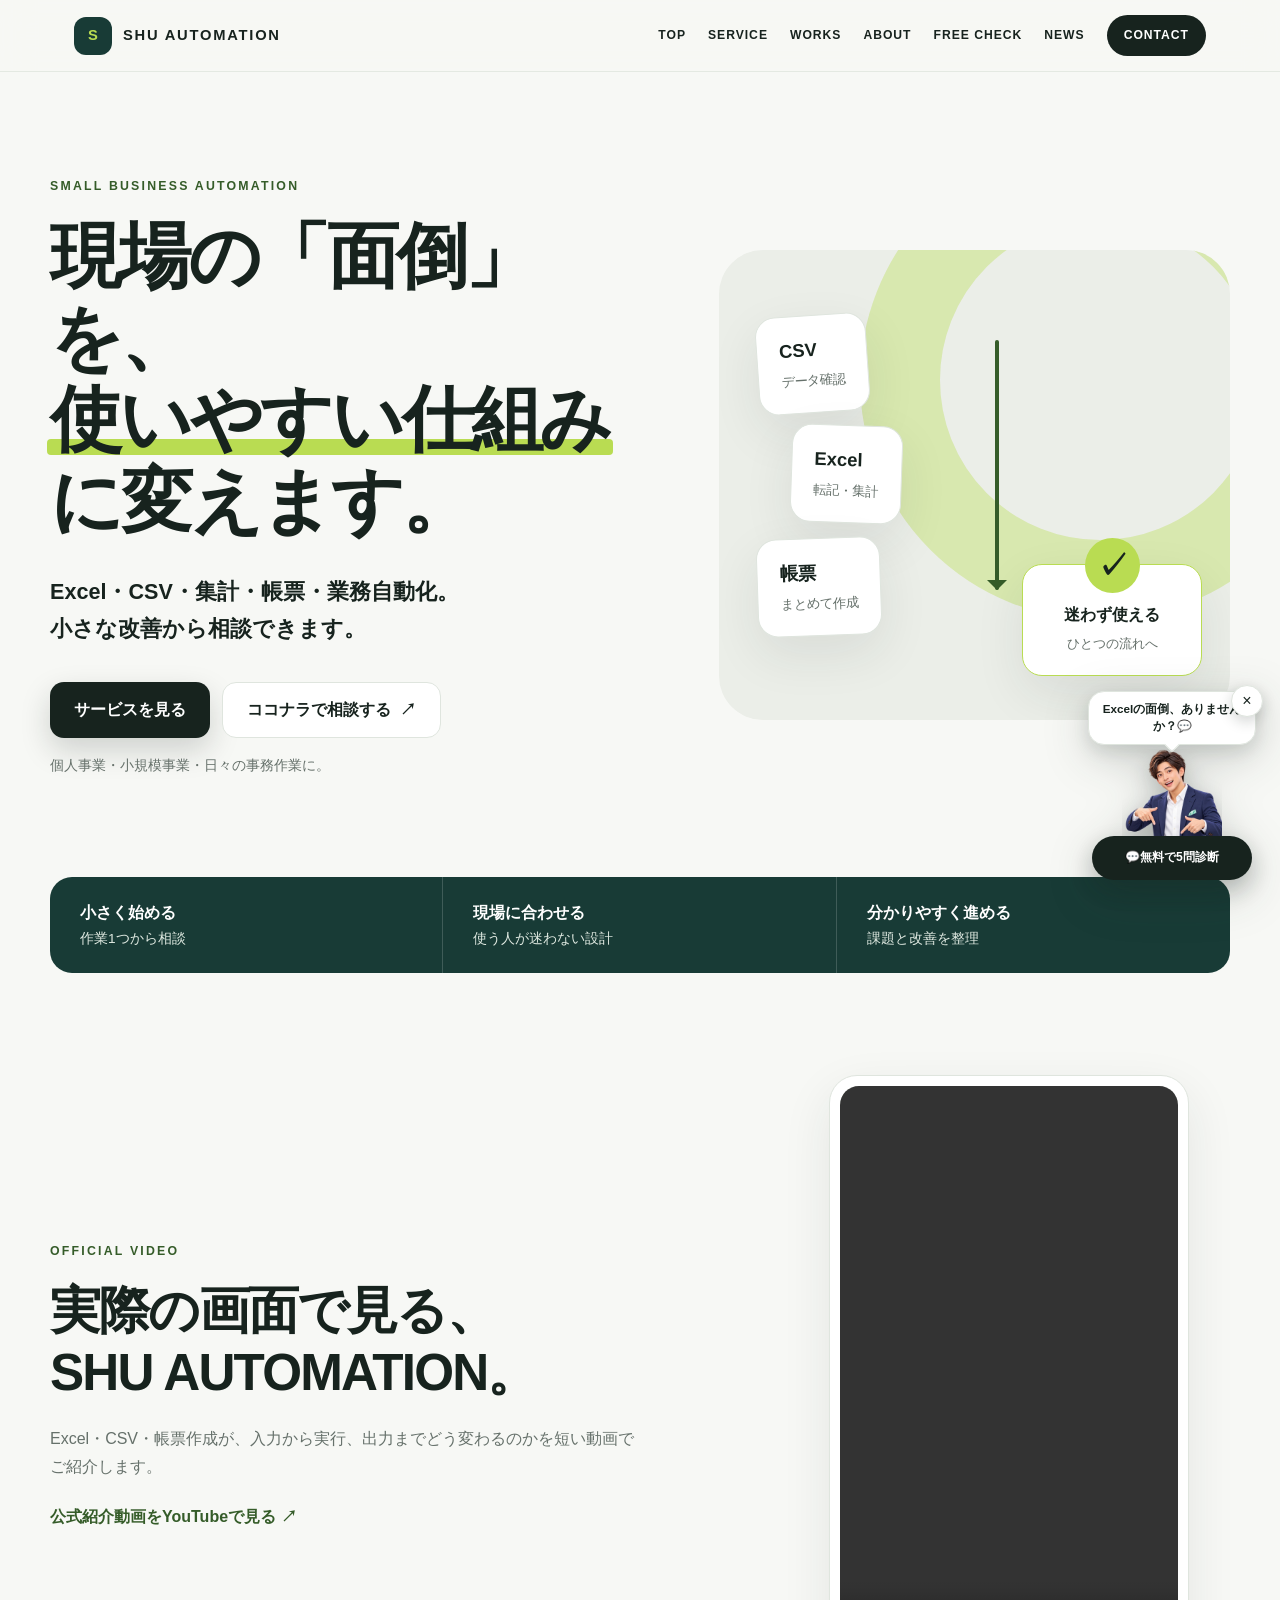
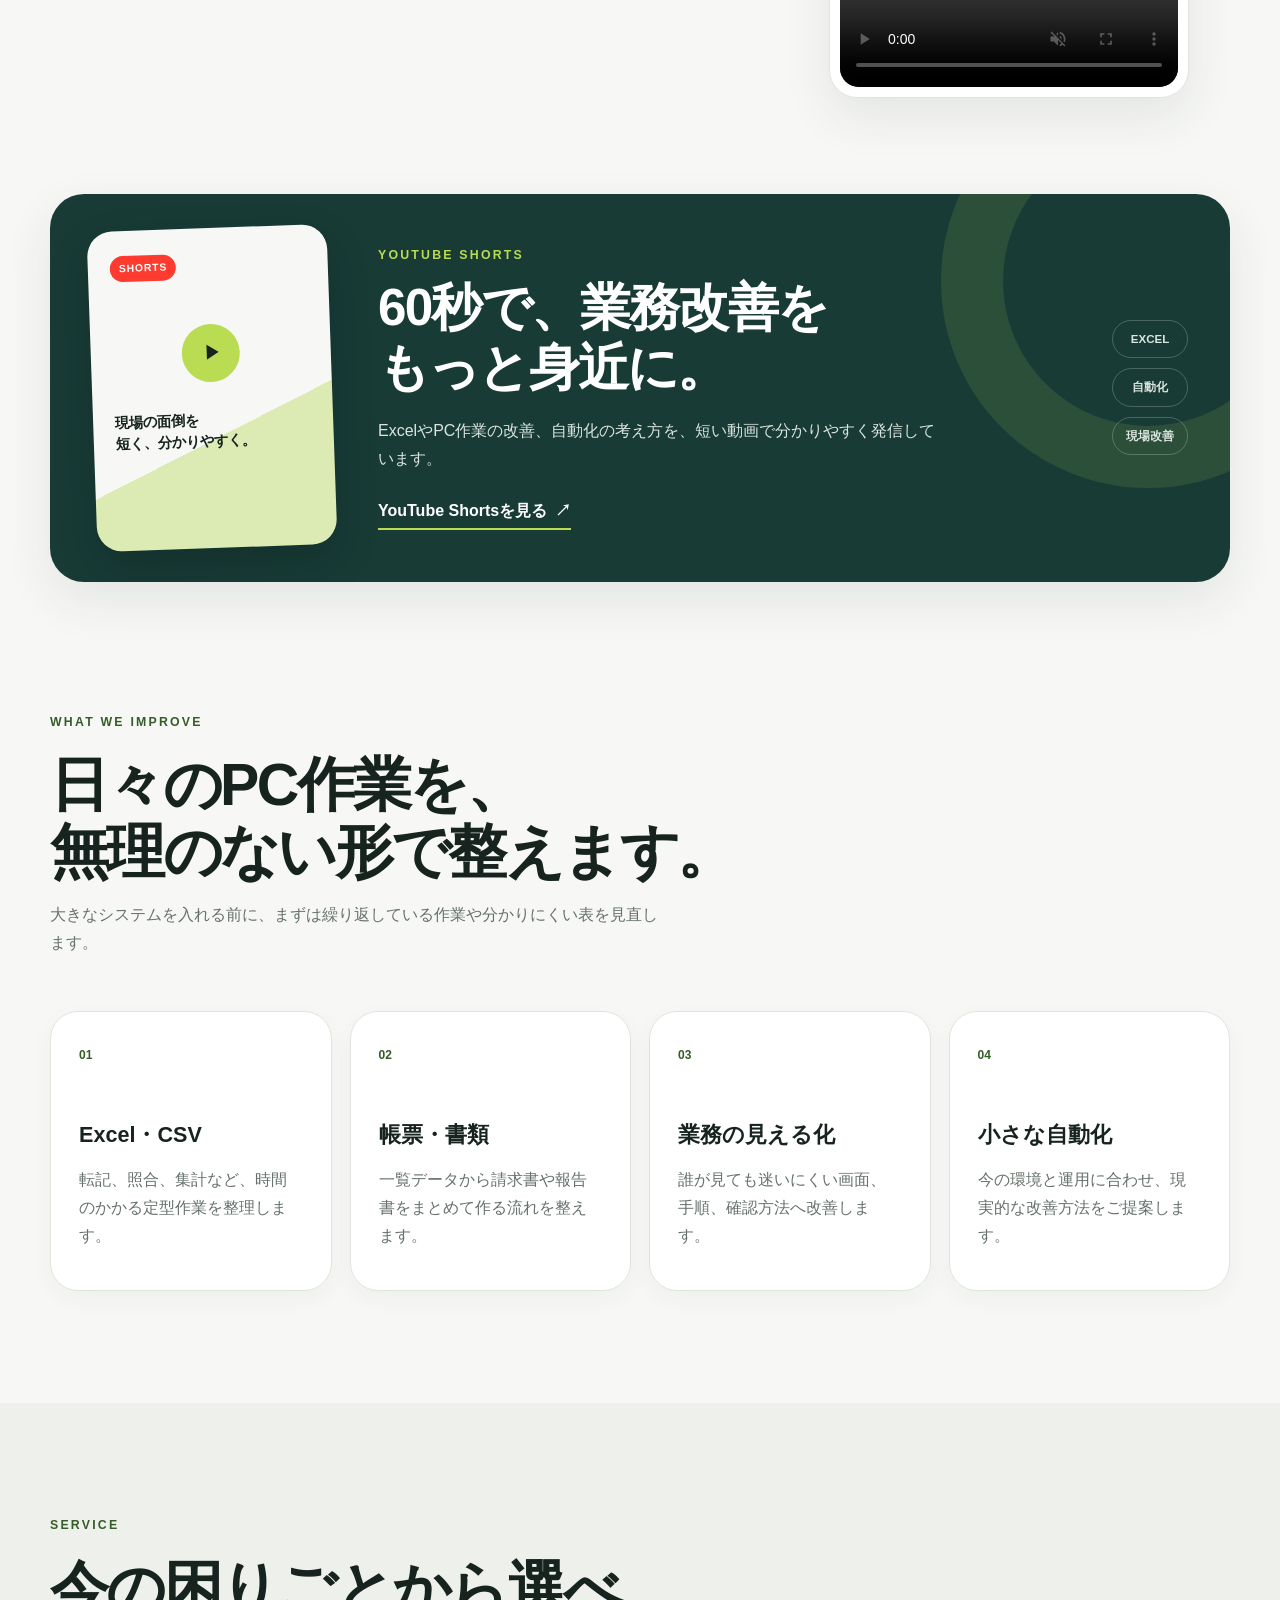
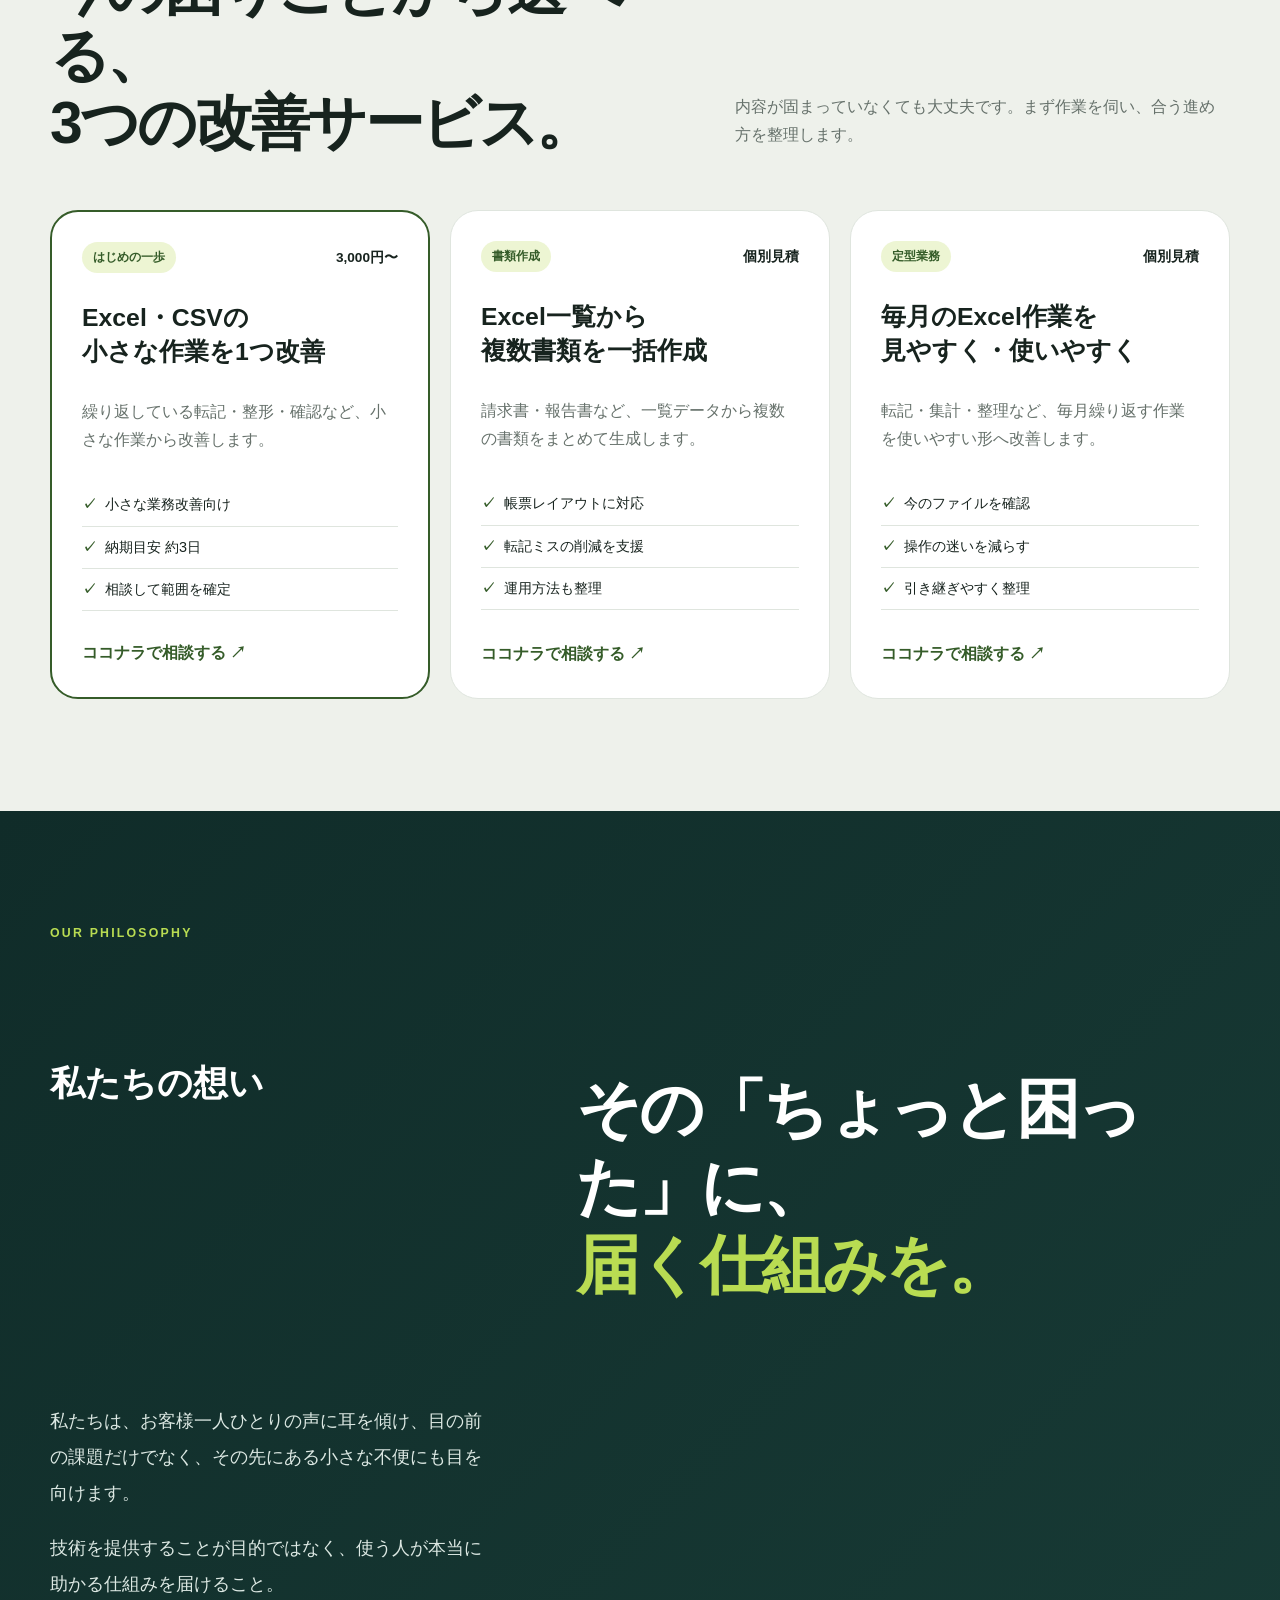
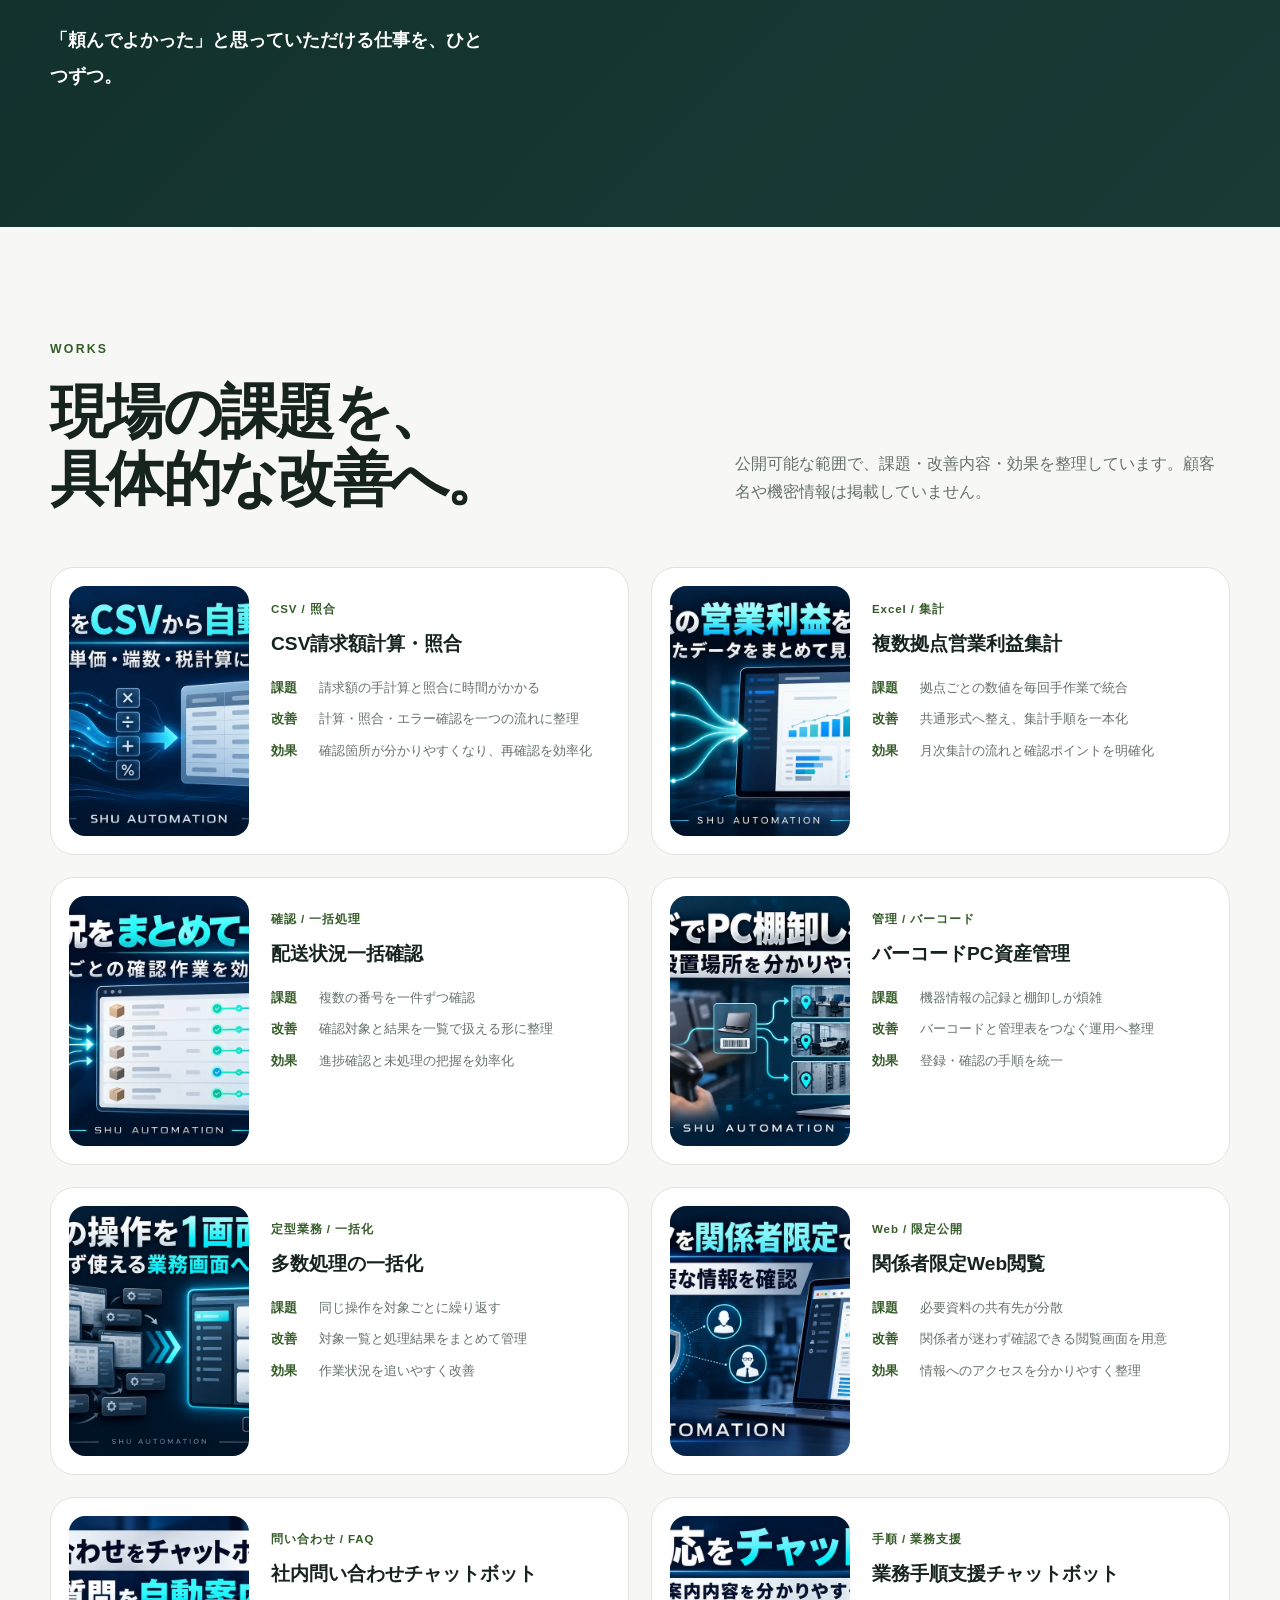
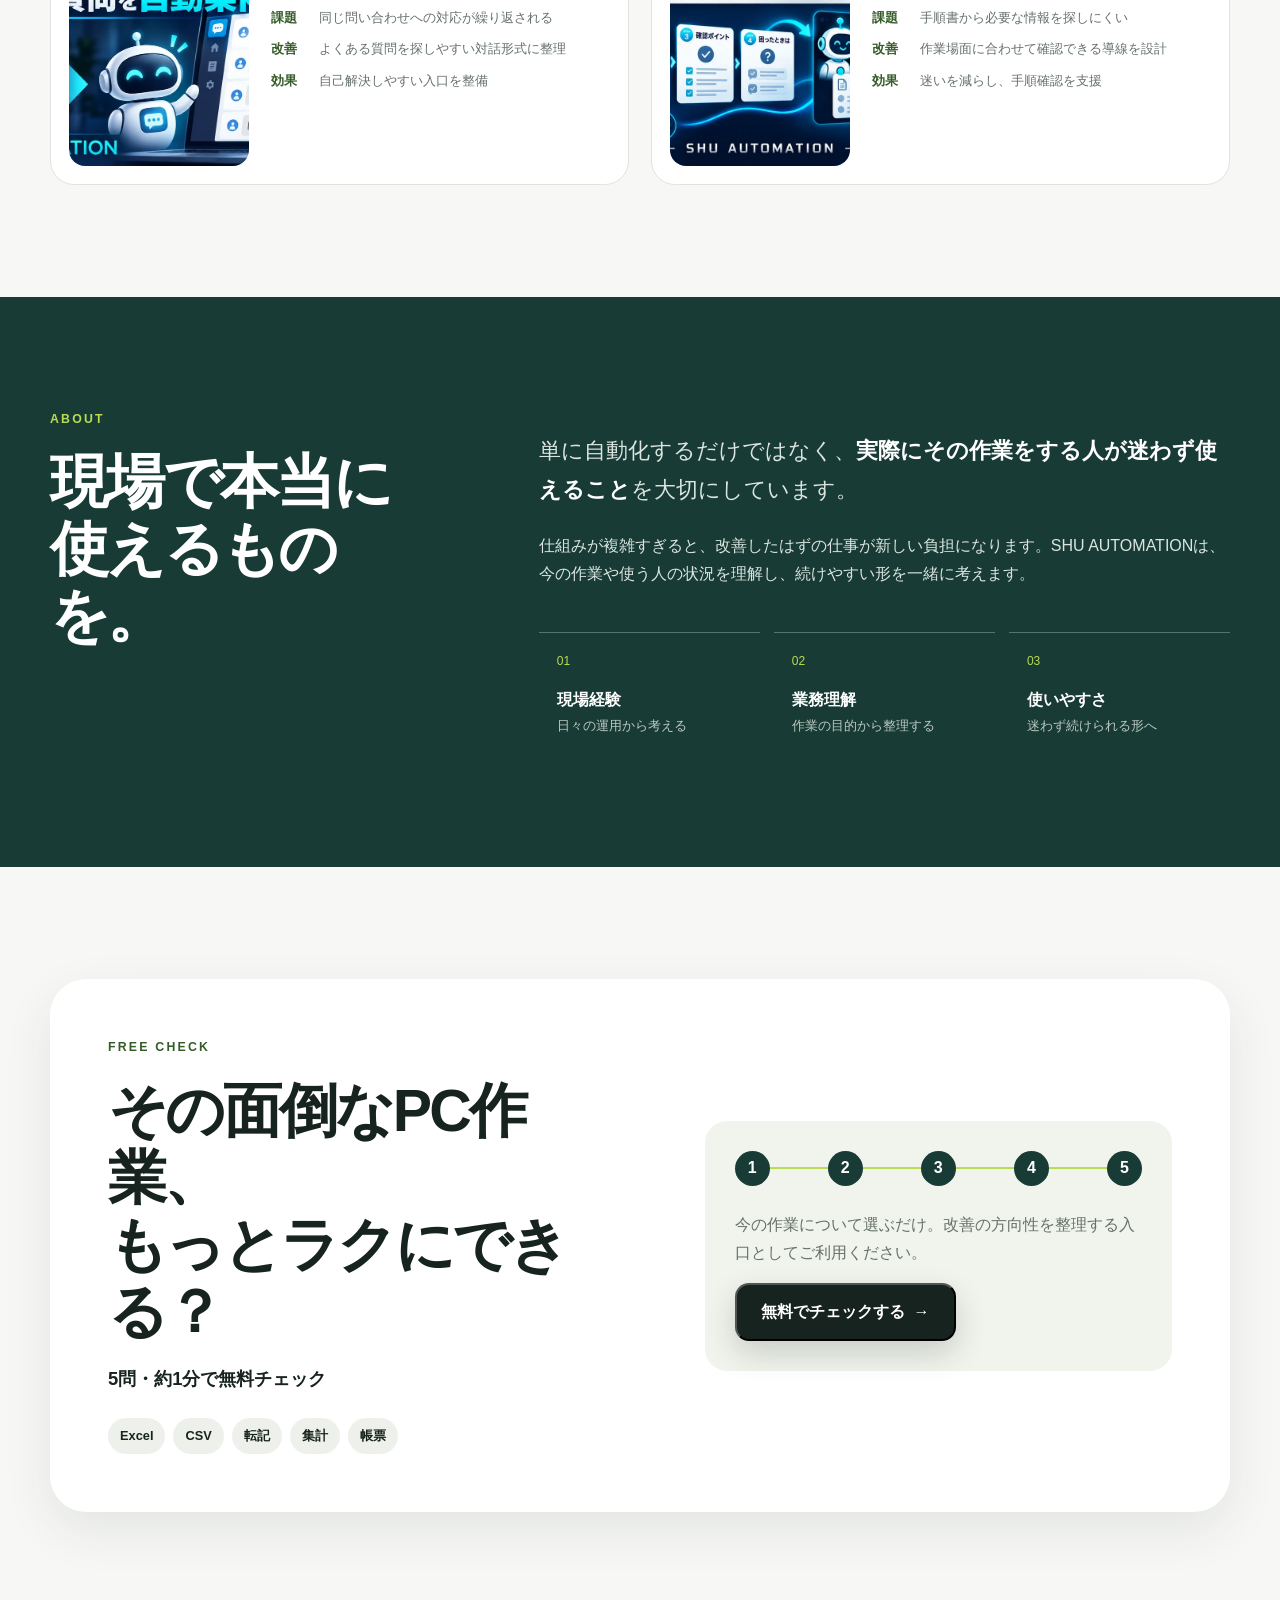
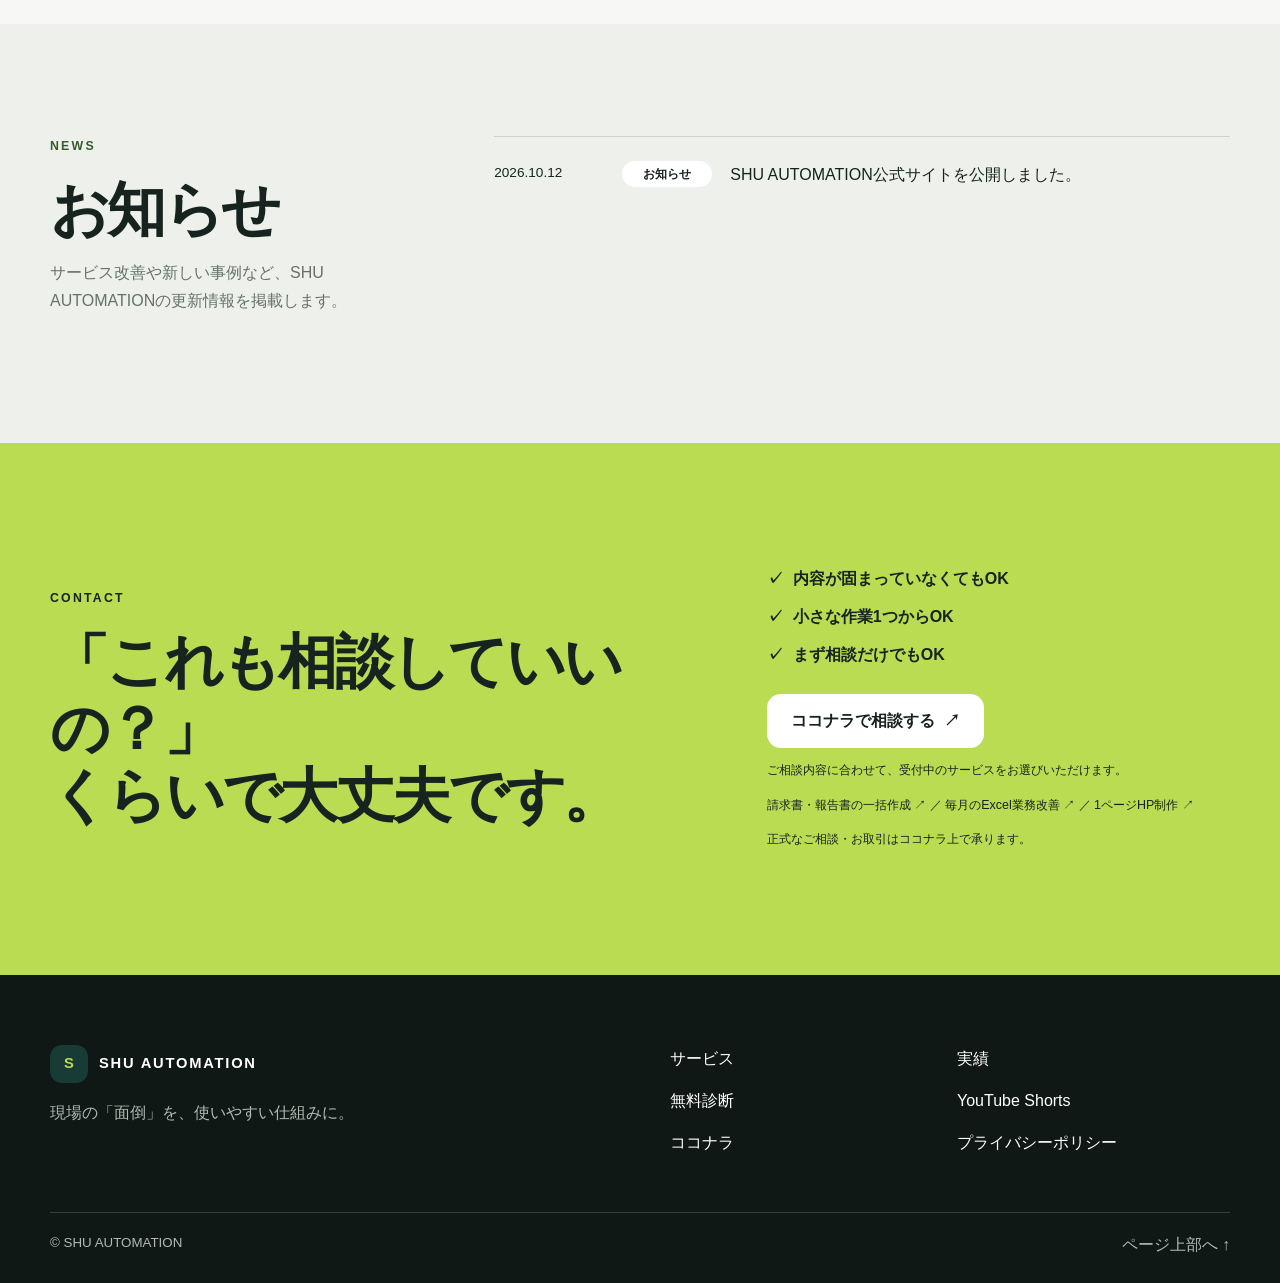
<file: index.html>
<!doctype html>
<html lang="ja">
<head>
  <meta charset="utf-8">
  <meta name="viewport" content="width=device-width, initial-scale=1">
  <title>SHU AUTOMATION｜現場の面倒を、使いやすい仕組みに</title>
  <meta name="description" content="Excel・CSV・集計・帳票・業務自動化。SHU AUTOMATIONは、現場の面倒なPC作業を小さく、現実的に改善します。">
  <meta name="theme-color" content="#f7f8f5">
  <meta property="og:type" content="website">
  <meta property="og:locale" content="ja_JP">
  <meta property="og:site_name" content="SHU AUTOMATION">
  <meta property="og:title" content="SHU AUTOMATION｜現場の面倒を、使いやすい仕組みに">
  <meta property="og:description" content="Excel・CSV・集計・帳票・業務自動化。小さな改善から相談できます。">
  <meta property="og:image" content="images/og-image.png">
  <link rel="canonical" href="https://shu-project-5296.github.io/shu-automation-official/">
  <link rel="icon" href="assets/favicon.svg" type="image/svg+xml">
  <link rel="stylesheet" href="styles/styles.css">
  <link rel="stylesheet" href="styles/shorts.css">
  <link rel="stylesheet" href="styles/diagnosis.css?v=akaogi-v8">
  <link rel="stylesheet" href="styles/launch-video.css?v=company-launch-202610">
  <script src="scripts/config.js" defer></script>
  <script src="scripts/analytics.js" defer></script>
  <script src="scripts/main.js" defer></script>
  <script src="scripts/diagnosis-logic.js" defer></script>
  <script src="scripts/diagnosis.js?v=akaogi-v8" defer></script>
</head>
<body>
  <a class="skip-link" href="#main">本文へ移動</a>
  <header class="site-header" data-header>
    <div class="header-inner">
      <a class="brand" href="#top" aria-label="SHU AUTOMATION トップへ">
        <span class="brand-mark" aria-hidden="true">S</span>
        <span>SHU AUTOMATION</span>
      </a>
      <button class="menu-button" type="button" aria-expanded="false" aria-controls="site-nav" data-menu-button>
        <span class="sr-only">メニューを開く</span>
        <span></span><span></span><span></span>
      </button>
      <nav id="site-nav" class="site-nav" aria-label="メインナビゲーション" data-menu>
        <a href="#top">TOP</a><a href="#service">SERVICE</a><a href="#works">WORKS</a>
        <a href="#about">ABOUT</a><a href="#free-check" data-open-diagnosis>FREE CHECK</a><a href="#news">NEWS</a>
        <a class="nav-cta" href="#contact">CONTACT</a>
      </nav>
    </div>
  </header>

  <main id="main">
    <section id="top" class="hero section-shell">
      <div class="hero-copy">
        <p class="eyebrow">SMALL BUSINESS AUTOMATION</p>
        <h1>現場の「面倒」を、<br><span>使いやすい仕組み</span><wbr>に変えます。</h1>
        <p class="hero-lead">Excel・CSV・集計・帳票・業務自動化。<br>小さな改善から相談できます。</p>
        <div class="button-row">
          <a class="button button-primary" href="#service">サービスを見る</a>
          <a class="button button-secondary external-link" data-link="coconala" href="#contact">ココナラで相談する<span aria-hidden="true">↗</span></a>
        </div>
        <p class="hero-note">個人事業・小規模事業・日々の事務作業に。</p>
      </div>
      <div class="hero-visual" aria-label="散らばったPC作業が整理されるイメージ">
        <div class="task-card task-card-a"><span>CSV</span><small>データ確認</small></div>
        <div class="task-card task-card-b"><span>Excel</span><small>転記・集計</small></div>
        <div class="task-card task-card-c"><span>帳票</span><small>まとめて作成</small></div>
        <div class="flow-line" aria-hidden="true"></div>
        <div class="result-card"><span class="check" aria-hidden="true">✓</span><strong>迷わず使える</strong><small>ひとつの流れへ</small></div>
      </div>
    </section>

    <aside class="diagnosis-launcher" data-diagnosis-launcher aria-label="無料診断のご案内">
      <button class="akaogi-minimize" type="button" data-diagnosis-minimize aria-label="案内を小さくする">×</button>
      <div class="akaogi-bubble">Excelの面倒、ありませんか？💬</div>
      <button class="akaogi-placeholder" type="button" data-open-diagnosis aria-label="無料診断を開く">
        <span class="akaogi-figure" aria-hidden="true">
          <img src="images/akaogi-guide-cutout-v2.webp" alt="" width="560" height="700">
        </span>
        <span class="launcher-label"><span aria-hidden="true">💬</span> 無料で5問診断</span>
      </button>
      <button class="akaogi-restore" type="button" data-diagnosis-restore aria-label="赤荻の無料診断を開く">
        <img src="images/akaogi-guide-cutout-v2.webp" alt="" width="560" height="700" aria-hidden="true">
      </button>
    </aside>

    <section class="trust-strip" aria-label="SHU AUTOMATIONの特徴">
      <div><strong>小さく始める</strong><span>作業1つから相談</span></div>
      <div><strong>現場に合わせる</strong><span>使う人が迷わない設計</span></div>
      <div><strong>分かりやすく進める</strong><span>課題と改善を整理</span></div>
    </section>

    <section class="launch-video section-shell" aria-labelledby="launch-video-title">
      <div class="launch-video-copy">
        <p class="eyebrow">OFFICIAL VIDEO</p>
        <h2 id="launch-video-title">実際の画面で見る、<br>SHU AUTOMATION。</h2>
        <p>Excel・CSV・帳票作成が、入力から実行、出力までどう変わるのかを短い動画でご紹介します。</p>
        <a class="text-link external-link" href="https://youtu.be/k5v1iYhwC0g">公式紹介動画をYouTubeで見る <span aria-hidden="true">↗</span></a>
      </div>
      <div class="launch-video-frame">
        <video controls muted playsinline preload="metadata" aria-label="SHU AUTOMATION公式サイト紹介動画">
          <source src="media/shu-automation-site-pr-revision4.mp4" type="video/mp4">
          お使いのブラウザでは動画を再生できません。
        </video>
      </div>
    </section>

    <section class="shorts-section section-shell" aria-labelledby="shorts-title">
      <a class="shorts-card external-link" data-link="youtube" href="https://www.youtube.com/@shu_automation/shorts">
        <div class="shorts-visual" aria-hidden="true">
          <span class="shorts-badge">SHORTS</span>
          <span class="play-mark">▶</span>
          <span class="shorts-screen-copy">現場の面倒を<br>短く、分かりやすく。</span>
        </div>
        <div class="shorts-copy">
          <p class="eyebrow">YOUTUBE SHORTS</p>
          <h2 id="shorts-title">60秒で、業務改善を<br>もっと身近に。</h2>
          <p>ExcelやPC作業の改善、自動化の考え方を、短い動画で分かりやすく発信しています。</p>
          <span class="shorts-link">YouTube Shortsを見る <b aria-hidden="true">↗</b></span>
        </div>
        <div class="shorts-topics" aria-hidden="true">
          <span>EXCEL</span><span>自動化</span><span>現場改善</span>
        </div>
      </a>
    </section>

    <section class="section section-shell" aria-labelledby="capabilities-title">
      <div class="section-heading">
        <p class="eyebrow">WHAT WE IMPROVE</p>
        <h2 id="capabilities-title">日々のPC作業を、<br>無理のない形で整えます。</h2>
        <p>大きなシステムを入れる前に、まずは繰り返している作業や分かりにくい表を見直します。</p>
      </div>
      <div class="capability-grid">
        <article class="capability-card"><span class="card-number">01</span><h3>Excel・CSV</h3><p>転記、照合、集計など、時間のかかる定型作業を整理します。</p></article>
        <article class="capability-card"><span class="card-number">02</span><h3>帳票・書類</h3><p>一覧データから請求書や報告書をまとめて作る流れを整えます。</p></article>
        <article class="capability-card"><span class="card-number">03</span><h3>業務の見える化</h3><p>誰が見ても迷いにくい画面、手順、確認方法へ改善します。</p></article>
        <article class="capability-card"><span class="card-number">04</span><h3>小さな自動化</h3><p>今の環境と運用に合わせ、現実的な改善方法をご提案します。</p></article>
      </div>
    </section>

    <section id="service" class="section section-tint">
      <div class="section-shell">
        <div class="section-heading split-heading"><div><p class="eyebrow">SERVICE</p><h2>今の困りごとから選べる、<br>3つの改善サービス。</h2></div><p>内容が固まっていなくても大丈夫です。まず作業を伺い、合う進め方を整理します。</p></div>
        <div class="service-grid">
          <article class="service-card featured">
            <div class="service-top"><span class="pill">はじめの一歩</span><span class="service-price">3,000円〜</span></div>
            <h3>Excel・CSVの<br>小さな作業を1つ改善</h3>
            <p>繰り返している転記・整形・確認など、小さな作業から改善します。</p>
            <ul><li>小さな業務改善向け</li><li>納期目安 約3日</li><li>相談して範囲を確定</li></ul>
            <a class="text-link external-link" data-link="coconala" href="#contact">ココナラで相談する <span aria-hidden="true">↗</span></a>
          </article>
          <article class="service-card">
            <div class="service-top"><span class="pill">書類作成</span><span class="service-price">個別見積</span></div>
            <h3>Excel一覧から<br>複数書類を一括作成</h3>
            <p>請求書・報告書など、一覧データから複数の書類をまとめて生成します。</p>
            <ul><li>帳票レイアウトに対応</li><li>転記ミスの削減を支援</li><li>運用方法も整理</li></ul>
            <a class="text-link external-link" data-link="invoice" href="#contact">ココナラで相談する <span aria-hidden="true">↗</span></a>
          </article>
          <article class="service-card">
            <div class="service-top"><span class="pill">定型業務</span><span class="service-price">個別見積</span></div>
            <h3>毎月のExcel作業を<br>見やすく・使いやすく</h3>
            <p>転記・集計・整理など、毎月繰り返す作業を使いやすい形へ改善します。</p>
            <ul><li>今のファイルを確認</li><li>操作の迷いを減らす</li><li>引き継ぎやすく整理</li></ul>
            <a class="text-link external-link" data-link="excelMonthly" href="#contact">ココナラで相談する <span aria-hidden="true">↗</span></a>
          </article>
        </div>
      </div>
    </section>

    <section id="philosophy" class="section philosophy-section" aria-labelledby="philosophy-title">
      <div class="section-shell philosophy-inner">
        <p class="eyebrow">OUR PHILOSOPHY</p>
        <h2 id="philosophy-title">私たちの想い</h2>
        <p class="philosophy-copy">その「ちょっと困った」に、<br><span>届く仕組みを。</span></p>
        <div class="philosophy-body">
          <p>私たちは、お客様一人ひとりの声に耳を傾け、目の前の課題だけでなく、その先にある小さな不便にも目を向けます。</p>
          <p>技術を提供することが目的ではなく、使う人が本当に助かる仕組みを届けること。</p>
          <p><strong>「頼んでよかった」と思っていただける仕事を、ひとつずつ。</strong></p>
        </div>
      </div>
    </section>

    <section id="works" class="section section-shell" aria-labelledby="works-title">
      <div class="section-heading split-heading"><div><p class="eyebrow">WORKS</p><h2 id="works-title">現場の課題を、<br>具体的な改善へ。</h2></div><p>公開可能な範囲で、課題・改善内容・効果を整理しています。顧客名や機密情報は掲載していません。</p></div>
      <div class="works-grid">
        <article class="work-card"><img src="images/works/01_invoice_csv_check.webp" alt="CSV請求額計算・照合の事例イメージ" loading="lazy" width="1200" height="628"><div><span>CSV / 照合</span><h3>CSV請求額計算・照合</h3><dl><dt>課題</dt><dd>請求額の手計算と照合に時間がかかる</dd><dt>改善</dt><dd>計算・照合・エラー確認を一つの流れに整理</dd><dt>効果</dt><dd>確認箇所が分かりやすくなり、再確認を効率化</dd></dl></div></article>
        <article class="work-card"><img src="images/works/02_multi_site_profit.webp" alt="複数拠点営業利益集計の事例イメージ" loading="lazy" width="1200" height="628"><div><span>Excel / 集計</span><h3>複数拠点営業利益集計</h3><dl><dt>課題</dt><dd>拠点ごとの数値を毎回手作業で統合</dd><dt>改善</dt><dd>共通形式へ整え、集計手順を一本化</dd><dt>効果</dt><dd>月次集計の流れと確認ポイントを明確化</dd></dl></div></article>
        <article class="work-card"><img src="images/works/03_delivery_tracking.webp" alt="配送状況一括確認の事例イメージ" loading="lazy" width="1200" height="628"><div><span>確認 / 一括処理</span><h3>配送状況一括確認</h3><dl><dt>課題</dt><dd>複数の番号を一件ずつ確認</dd><dt>改善</dt><dd>確認対象と結果を一覧で扱える形に整理</dd><dt>効果</dt><dd>進捗確認と未処理の把握を効率化</dd></dl></div></article>
        <article class="work-card"><img src="images/works/04_pc_assets.webp" alt="バーコードPC資産管理の事例イメージ" loading="lazy" width="1200" height="628"><div><span>管理 / バーコード</span><h3>バーコードPC資産管理</h3><dl><dt>課題</dt><dd>機器情報の記録と棚卸しが煩雑</dd><dt>改善</dt><dd>バーコードと管理表をつなぐ運用へ整理</dd><dt>効果</dt><dd>登録・確認の手順を統一</dd></dl></div></article>
        <article class="work-card"><img src="images/works/05_operations_dashboard.webp" alt="多数処理の一括化の事例イメージ" loading="lazy" width="1200" height="628"><div><span>定型業務 / 一括化</span><h3>多数処理の一括化</h3><dl><dt>課題</dt><dd>同じ操作を対象ごとに繰り返す</dd><dt>改善</dt><dd>対象一覧と処理結果をまとめて管理</dd><dt>効果</dt><dd>作業状況を追いやすく改善</dd></dl></div></article>
        <article class="work-card"><img src="images/works/06_secure_web.webp" alt="関係者限定Web閲覧の事例イメージ" loading="lazy" width="1200" height="628"><div><span>Web / 限定公開</span><h3>関係者限定Web閲覧</h3><dl><dt>課題</dt><dd>必要資料の共有先が分散</dd><dt>改善</dt><dd>関係者が迷わず確認できる閲覧画面を用意</dd><dt>効果</dt><dd>情報へのアクセスを分かりやすく整理</dd></dl></div></article>
        <article class="work-card"><img src="images/works/07_faq_chatbot.webp" alt="社内問い合わせチャットボットの事例イメージ" loading="lazy" width="1200" height="628"><div><span>問い合わせ / FAQ</span><h3>社内問い合わせチャットボット</h3><dl><dt>課題</dt><dd>同じ問い合わせへの対応が繰り返される</dd><dt>改善</dt><dd>よくある質問を探しやすい対話形式に整理</dd><dt>効果</dt><dd>自己解決しやすい入口を整備</dd></dl></div></article>
        <article class="work-card"><img src="images/works/08_work_support_chatbot.webp" alt="業務手順支援チャットボットの事例イメージ" loading="lazy" width="1200" height="628"><div><span>手順 / 業務支援</span><h3>業務手順支援チャットボット</h3><dl><dt>課題</dt><dd>手順書から必要な情報を探しにくい</dd><dt>改善</dt><dd>作業場面に合わせて確認できる導線を設計</dd><dt>効果</dt><dd>迷いを減らし、手順確認を支援</dd></dl></div></article>
      </div>
    </section>

    <section id="about" class="section about-section">
      <div class="section-shell about-grid">
        <div><p class="eyebrow">ABOUT</p><h2>現場で本当に<br>使えるものを。</h2></div>
        <div class="about-copy"><p class="large-copy">単に自動化するだけではなく、<strong>実際にその作業をする人が迷わず使えること</strong>を大切にしています。</p><p>仕組みが複雑すぎると、改善したはずの仕事が新しい負担になります。SHU AUTOMATIONは、今の作業や使う人の状況を理解し、続けやすい形を一緒に考えます。</p><div class="value-row"><div><span>01</span><strong>現場経験</strong><small>日々の運用から考える</small></div><div><span>02</span><strong>業務理解</strong><small>作業の目的から整理する</small></div><div><span>03</span><strong>使いやすさ</strong><small>迷わず続けられる形へ</small></div></div></div>
      </div>
    </section>

    <section id="free-check" class="section section-shell">
      <div class="diagnosis-card">
        <div><p class="eyebrow">FREE CHECK</p><h2>その面倒なPC作業、<br>もっとラクにできる？</h2><p class="diagnosis-lead">5問・約1分で無料チェック</p><div class="tag-row"><span>Excel</span><span>CSV</span><span>転記</span><span>集計</span><span>帳票</span></div></div>
        <div class="diagnosis-action"><div class="diagnosis-steps"><span>1</span><i></i><span>2</span><i></i><span>3</span><i></i><span>4</span><i></i><span>5</span></div><p>今の作業について選ぶだけ。改善の方向性を整理する入口としてご利用ください。</p><button class="button button-primary" type="button" data-open-diagnosis>無料でチェックする <span aria-hidden="true">→</span></button></div>
      </div>
    </section>

    <section id="news" class="section section-tint">
      <div class="section-shell news-layout"><div class="section-heading"><p class="eyebrow">NEWS</p><h2>お知らせ</h2><p>サービス改善や新しい事例など、SHU AUTOMATIONの更新情報を掲載します。</p></div><div class="news-list" data-news-list><article><time datetime="2026-10-12">2026.10.12</time><span>お知らせ</span><p>SHU AUTOMATION公式サイトを公開しました。</p></article></div></div>
    </section>

    <section id="contact" class="section contact-section">
      <div class="section-shell contact-card">
        <div><p class="eyebrow">CONTACT</p><h2>「これも相談していいの？」<br>くらいで大丈夫です。</h2></div>
        <div><ul class="contact-points"><li>内容が固まっていなくてもOK</li><li>小さな作業1つからOK</li><li>まず相談だけでもOK</li></ul><a class="button button-light external-link" data-link="coconala" href="#">ココナラで相談する <span aria-hidden="true">↗</span></a><p class="contact-note">ご相談内容に合わせて、受付中のサービスをお選びいただけます。</p><p class="contact-note"><a class="external-link" data-link="invoice" href="#">請求書・報告書の一括作成 ↗</a> ／ <a class="external-link" data-link="excelMonthly" href="#">毎月のExcel業務改善 ↗</a> ／ <a class="external-link" data-link="homepage" href="#">1ページHP制作 ↗</a></p><p class="contact-note">正式なご相談・お取引はココナラ上で承ります。</p></div>
      </div>
    </section>
  </main>

  <footer class="site-footer">
    <div class="footer-inner"><div><a class="brand footer-brand" href="#top"><span class="brand-mark" aria-hidden="true">S</span><span>SHU AUTOMATION</span></a><p>現場の「面倒」を、使いやすい仕組みに。</p></div><div class="footer-links"><a href="#service">サービス</a><a href="#works">実績</a><a href="#free-check" data-open-diagnosis>無料診断</a><a class="external-link" data-link="youtube" href="https://www.youtube.com/@shu_automation/shorts">YouTube Shorts</a><a class="external-link" data-link="coconala" href="#contact">ココナラ</a><a href="privacy.html">プライバシーポリシー</a></div></div>
    <div class="footer-bottom"><small>© SHU AUTOMATION</small><a href="#top">ページ上部へ ↑</a></div>
  </footer>

  <dialog class="diagnosis-dialog" data-diagnosis-dialog aria-labelledby="diagnosis-title">
    <div class="diagnosis-window">
      <header class="diagnosis-window-header">
        <div><span class="diagnosis-avatar" aria-hidden="true">✓</span><span><strong>無料診断</strong><small>5問・約1分</small></span></div>
        <button type="button" data-diagnosis-close aria-label="無料診断を閉じる">×</button>
      </header>
      <div class="diagnosis-panel" data-diagnosis-panel aria-live="polite"></div>
    </div>
  </dialog>
</body>
</html>
</file>
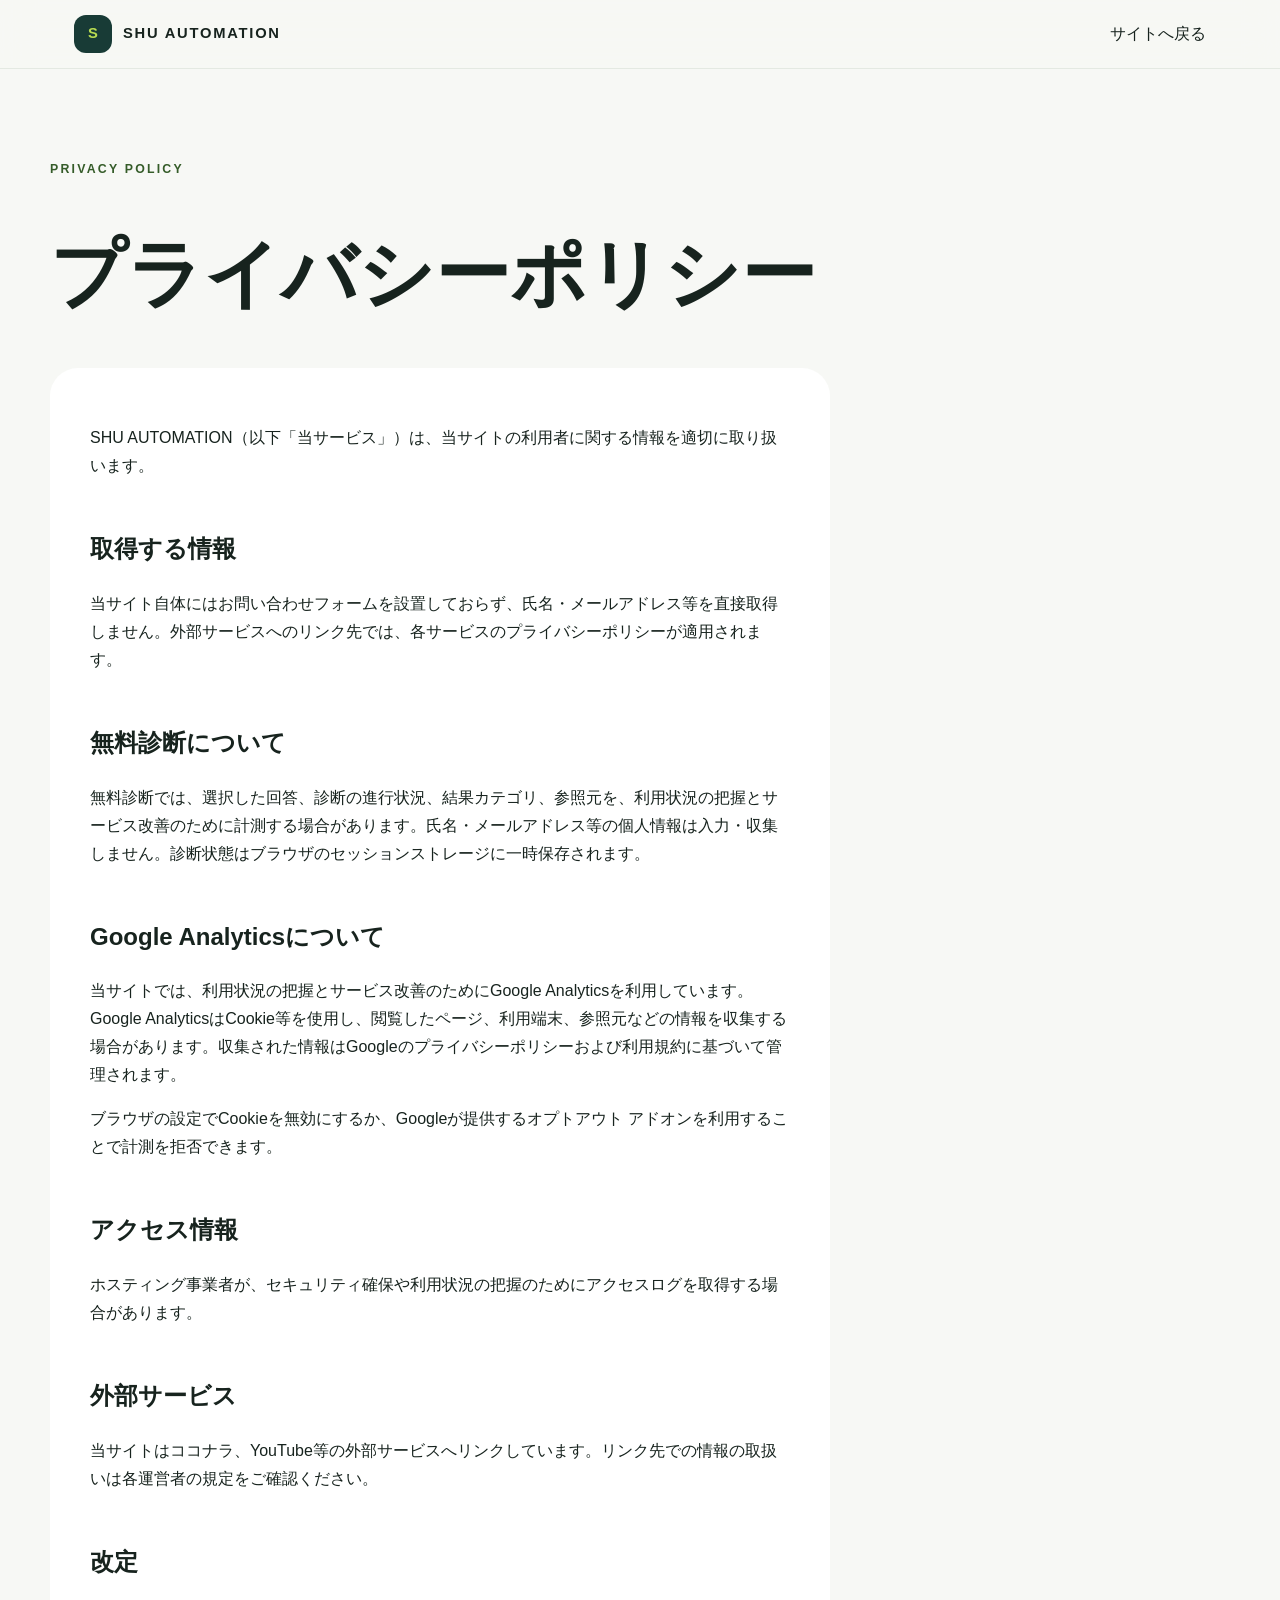
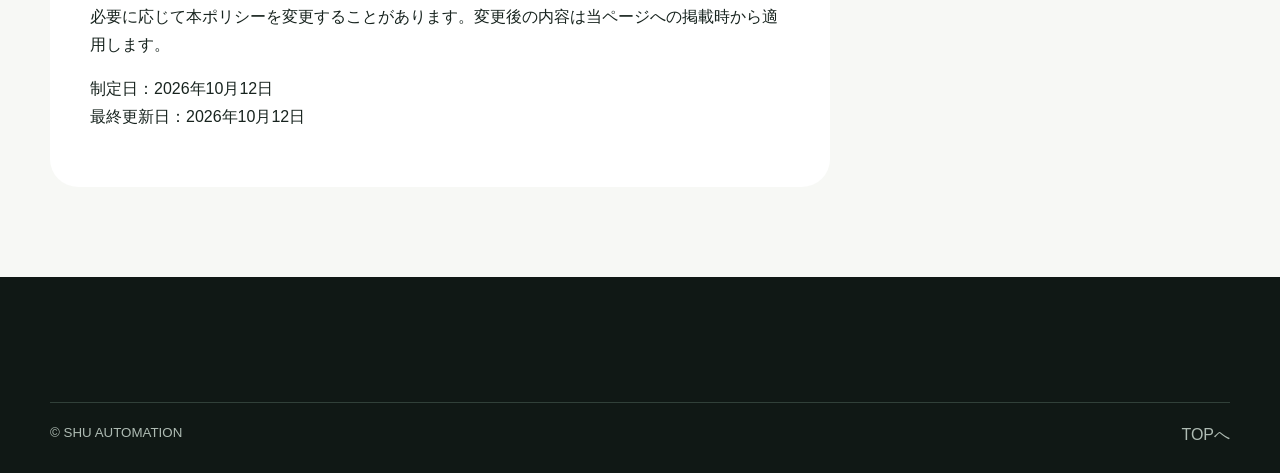
<file: privacy.html>
<!doctype html>
<html lang="ja">
<head>
  <meta charset="utf-8">
  <meta name="viewport" content="width=device-width,initial-scale=1">
  <title>プライバシーポリシー｜SHU AUTOMATION</title>
  <meta name="description" content="SHU AUTOMATION公式サイトのプライバシーポリシー">
  <link rel="icon" href="assets/favicon.svg" type="image/svg+xml">
  <link rel="stylesheet" href="styles/styles.css">
  <script src="scripts/config.js" defer></script>
  <script src="scripts/analytics.js" defer></script>
</head>
<body>
  <header class="site-header"><div class="header-inner"><a class="brand" href="index.html"><span class="brand-mark">S</span><span>SHU AUTOMATION</span></a><a href="index.html">サイトへ戻る</a></div></header>
  <main class="privacy-page section-shell">
    <p class="eyebrow">PRIVACY POLICY</p>
    <h1>プライバシーポリシー</h1>
    <article>
      <p>SHU AUTOMATION（以下「当サービス」）は、当サイトの利用者に関する情報を適切に取り扱います。</p>
      <h2>取得する情報</h2>
      <p>当サイト自体にはお問い合わせフォームを設置しておらず、氏名・メールアドレス等を直接取得しません。外部サービスへのリンク先では、各サービスのプライバシーポリシーが適用されます。</p>
      <h2>無料診断について</h2>
      <p>無料診断では、選択した回答、診断の進行状況、結果カテゴリ、参照元を、利用状況の把握とサービス改善のために計測する場合があります。氏名・メールアドレス等の個人情報は入力・収集しません。診断状態はブラウザのセッションストレージに一時保存されます。</p>
      <h2>Google Analyticsについて</h2>
      <p>当サイトでは、利用状況の把握とサービス改善のためにGoogle Analyticsを利用しています。Google AnalyticsはCookie等を使用し、閲覧したページ、利用端末、参照元などの情報を収集する場合があります。収集された情報はGoogleのプライバシーポリシーおよび利用規約に基づいて管理されます。</p>
      <p>ブラウザの設定でCookieを無効にするか、Googleが提供するオプトアウト アドオンを利用することで計測を拒否できます。</p>
      <h2>アクセス情報</h2>
      <p>ホスティング事業者が、セキュリティ確保や利用状況の把握のためにアクセスログを取得する場合があります。</p>
      <h2>外部サービス</h2>
      <p>当サイトはココナラ、YouTube等の外部サービスへリンクしています。リンク先での情報の取扱いは各運営者の規定をご確認ください。</p>
      <h2>改定</h2>
      <p>必要に応じて本ポリシーを変更することがあります。変更後の内容は当ページへの掲載時から適用します。</p>
      <p>制定日：2026年10月12日<br>最終更新日：2026年10月12日</p>
    </article>
  </main>
  <footer class="site-footer"><div class="footer-bottom"><small>© SHU AUTOMATION</small><a href="index.html">TOPへ</a></div></footer>
</body>
</html>
</file>
<file: styles/styles.css>
:root{--ink:#17231e;--muted:#66716b;--green:#b9dc52;--green-dark:#355c29;--cream:#f7f8f5;--line:#dfe5de;--white:#fff;--navy:#183b36;--shadow:0 18px 50px rgba(29,49,39,.09);--radius:28px;--max:1180px}*{box-sizing:border-box}html{scroll-behavior:smooth}body{margin:0;color:var(--ink);background:var(--cream);font-family:"Hiragino Kaku Gothic ProN","Yu Gothic",Meiryo,sans-serif;line-height:1.75;-webkit-font-smoothing:antialiased}img{max-width:100%;display:block}a{color:inherit;text-decoration:none}button{font:inherit}.skip-link{position:fixed;left:1rem;top:-100px;padding:.7rem 1rem;background:var(--ink);color:#fff;z-index:100}.skip-link:focus{top:1rem}.sr-only{position:absolute;width:1px;height:1px;padding:0;margin:-1px;overflow:hidden;clip:rect(0,0,0,0);white-space:nowrap;border:0}.site-header{position:sticky;top:0;z-index:50;background:rgba(247,248,245,.91);backdrop-filter:blur(16px);border-bottom:1px solid rgba(223,229,222,.8)}.header-inner{max-width:var(--max);margin:auto;padding:15px 24px;display:flex;align-items:center;justify-content:space-between;gap:24px}.brand{display:flex;align-items:center;gap:11px;font-size:.92rem;font-weight:800;letter-spacing:.12em}.brand-mark{display:grid;place-items:center;width:38px;height:38px;border-radius:12px;background:var(--navy);color:var(--green);font-weight:900;letter-spacing:0}.site-nav{display:flex;align-items:center;gap:22px;font-size:.76rem;font-weight:700;letter-spacing:.08em}.site-nav a{position:relative}.site-nav a:not(.nav-cta)::after{content:"";position:absolute;left:0;right:100%;bottom:-5px;height:2px;background:var(--green-dark);transition:.25s}.site-nav a:hover::after,.site-nav a:focus-visible::after{right:0}.nav-cta{padding:10px 17px;border-radius:999px;background:var(--ink);color:#fff}.menu-button{display:none;border:0;background:none;padding:8px}.menu-button span:not(.sr-only){display:block;width:25px;height:2px;background:var(--ink);margin:5px}.section-shell{width:min(calc(100% - 48px),var(--max));margin-inline:auto}.hero{min-height:690px;padding:104px 0 84px;display:grid;grid-template-columns:1.08fr .92fr;align-items:center;gap:70px}.eyebrow{margin:0 0 18px;color:var(--green-dark);font-size:.77rem;font-weight:800;letter-spacing:.18em}.hero h1,.section-heading h2,.about-grid h2,.diagnosis-card h2,.contact-card h2{margin:0;font-size:clamp(2.7rem,5.6vw,5.4rem);line-height:1.14;letter-spacing:-.045em}.hero h1 span{position:relative;z-index:1}.hero h1 span::after{content:"";position:absolute;z-index:-1;left:-.04em;right:-.04em;bottom:.06em;height:.22em;background:var(--green);border-radius:4px}.hero-lead{margin:30px 0 0;font-size:clamp(1.05rem,1.7vw,1.35rem);font-weight:650}.button-row{display:flex;gap:12px;flex-wrap:wrap;margin-top:34px}.button{display:inline-flex;align-items:center;justify-content:center;gap:9px;min-height:54px;padding:13px 24px;border-radius:14px;font-weight:800;transition:transform .2s,box-shadow .2s}.button:hover,.button:focus-visible{transform:translateY(-2px)}.button-primary{background:var(--ink);color:#fff;box-shadow:0 12px 30px rgba(23,35,30,.18)}.button-secondary{background:#fff;border:1px solid var(--line)}.button-light{background:#fff;color:var(--ink)}.hero-note{color:var(--muted);font-size:.9rem;margin-top:15px}.hero-visual{min-height:470px;position:relative;border-radius:44px;background:#ebeee8;overflow:hidden}.hero-visual::before{content:"";position:absolute;width:320px;height:320px;border:80px solid rgba(185,220,82,.38);border-radius:50%;right:-110px;top:-110px}.task-card,.result-card{position:absolute;background:#fff;border:1px solid var(--line);box-shadow:var(--shadow);border-radius:20px;padding:18px 22px}.task-card span{display:block;font-weight:850;font-size:1.15rem}.task-card small,.result-card small{color:var(--muted)}.task-card-a{top:65px;left:38px;transform:rotate(-4deg)}.task-card-b{top:175px;left:72px;transform:rotate(2deg)}.task-card-c{top:288px;left:38px;transform:rotate(-2deg)}.flow-line{position:absolute;left:54%;top:90px;width:4px;height:250px;background:var(--green-dark);border-radius:4px}.flow-line::after{content:"";position:absolute;bottom:-10px;left:-8px;border:10px solid transparent;border-top-color:var(--green-dark)}.result-card{right:28px;bottom:44px;width:180px;text-align:center;border-color:var(--green)}.result-card strong{display:block;margin-top:8px}.check{display:grid;place-items:center;width:55px;height:55px;margin:-45px auto 0;border-radius:50%;background:var(--green);font-size:2rem;font-weight:900}.trust-strip{display:grid;grid-template-columns:repeat(3,1fr);max-width:var(--max);margin:0 auto 30px;background:var(--navy);color:#fff;border-radius:22px;overflow:hidden}.trust-strip div{padding:22px 30px;border-right:1px solid rgba(255,255,255,.17)}.trust-strip div:last-child{border:0}.trust-strip strong,.trust-strip span{display:block}.trust-strip span{font-size:.85rem;color:#dfe9e1}.section{padding:112px 0}.section-tint{background:#eef1eb}.section-heading{max-width:720px;margin-bottom:54px}.section-heading h2,.about-grid h2,.diagnosis-card h2,.contact-card h2{font-size:clamp(2.15rem,4.6vw,4rem)}.section-heading>p:last-child{color:var(--muted);max-width:620px}.split-heading{max-width:none;display:grid;grid-template-columns:1.1fr .9fr;gap:80px;align-items:end}.split-heading>p{margin:0 0 7px}.capability-grid{display:grid;grid-template-columns:repeat(4,1fr);gap:18px}.capability-card{position:relative;min-height:280px;padding:28px;border:1px solid var(--line);border-radius:var(--radius);background:#fff;box-shadow:0 8px 24px rgba(29,49,39,.04)}.card-number{font-size:.75rem;color:var(--green-dark);font-weight:800}.capability-card h3{margin:48px 0 12px;font-size:1.35rem}.capability-card p{color:var(--muted);margin:0}.service-grid{display:grid;grid-template-columns:repeat(3,1fr);gap:20px}.service-card{padding:30px;border:1px solid var(--line);border-radius:var(--radius);background:#fff;display:flex;flex-direction:column}.service-card.featured{border:2px solid var(--green-dark)}.service-top{display:flex;justify-content:space-between;align-items:center;gap:12px}.pill{padding:5px 11px;border-radius:999px;background:#edf5d3;color:var(--green-dark);font-size:.76rem;font-weight:800}.service-price{font-size:.85rem;font-weight:800}.service-card h3{font-size:1.55rem;line-height:1.35;margin:28px 0 14px}.service-card p{color:var(--muted)}.service-card ul{padding:0;margin:14px 0 28px;list-style:none}.service-card li{padding:8px 0;border-bottom:1px solid var(--line);font-size:.9rem}.service-card li::before{content:"✓";color:var(--green-dark);font-weight:900;margin-right:9px}.text-link{margin-top:auto;font-weight:850;color:var(--green-dark)}.works-grid{display:grid;grid-template-columns:repeat(2,1fr);gap:22px}.work-card{display:grid;grid-template-columns:180px 1fr;gap:22px;padding:18px;background:#fff;border:1px solid var(--line);border-radius:24px}.work-card img{width:180px;height:100%;min-height:250px;object-fit:cover;border-radius:16px;background:#eef1eb}.work-card>div{padding:8px 8px 8px 0}.work-card>div>span{font-size:.72rem;font-weight:850;color:var(--green-dark);letter-spacing:.08em}.work-card h3{margin:5px 0 16px;font-size:1.2rem}.work-card dl{margin:0;font-size:.83rem}.work-card dt{float:left;clear:left;width:42px;font-weight:850;color:var(--green-dark)}.work-card dd{margin:0 0 8px 48px;color:var(--muted)}.about-section{background:var(--navy);color:#fff}.about-grid{display:grid;grid-template-columns:.72fr 1.28fr;gap:100px}.about-grid .eyebrow{color:var(--green)}.about-copy>p{color:#dbe5df}.large-copy{font-size:1.4rem;line-height:1.75}.large-copy strong{color:#fff}.value-row{display:grid;grid-template-columns:repeat(3,1fr);gap:14px;margin-top:44px}.value-row div{padding:18px;border-top:1px solid rgba(255,255,255,.28)}.value-row span,.value-row strong,.value-row small{display:block}.value-row span{color:var(--green);font-size:.75rem}.value-row strong{margin-top:14px}.value-row small{color:#bbc9c0}.diagnosis-card{padding:58px;border-radius:36px;background:#fff;box-shadow:var(--shadow);display:grid;grid-template-columns:1.05fr .95fr;gap:80px;align-items:center}.diagnosis-lead{font-weight:850;font-size:1.15rem}.tag-row{display:flex;flex-wrap:wrap;gap:8px;margin-top:22px}.tag-row span{padding:7px 12px;background:#eef1eb;border-radius:999px;font-size:.8rem;font-weight:750}.diagnosis-action{padding:30px;border-radius:22px;background:#f1f4ed}.diagnosis-steps{display:flex;align-items:center;margin-bottom:25px}.diagnosis-steps span{display:grid;place-items:center;flex:0 0 35px;height:35px;border-radius:50%;background:var(--navy);color:#fff;font-weight:850}.diagnosis-steps i{height:2px;flex:1;background:var(--green)}.diagnosis-action p{color:var(--muted)}.news-layout{display:grid;grid-template-columns:.65fr 1.35fr;gap:90px}.news-layout .section-heading{margin:0}.news-list article{display:grid;grid-template-columns:110px 90px 1fr;gap:18px;padding:24px 0;border-top:1px solid #ccd4cb}.news-list time{font-size:.85rem}.news-list span{font-size:.72rem;padding:3px 8px;border-radius:99px;background:#fff;text-align:center;height:max-content;font-weight:800}.news-list p{margin:0}.contact-section{background:var(--green)}.contact-card{display:grid;grid-template-columns:1.15fr .85fr;gap:90px;align-items:center}.contact-card .eyebrow{color:var(--ink)}.contact-points{padding:0;list-style:none;margin:0 0 25px}.contact-points li{font-weight:800;margin:10px 0}.contact-points li::before{content:"✓";margin-right:10px}.contact-note{font-size:.78rem}.site-footer{background:#101815;color:#fff;padding:70px max(24px,calc((100% - var(--max))/2)) 24px}.footer-inner{display:grid;grid-template-columns:1fr 1fr;gap:60px}.footer-brand{color:#fff}.footer-inner p{color:#aebbb3}.footer-links{display:grid;grid-template-columns:repeat(2,1fr);gap:14px}.footer-links a:hover{text-decoration:underline}.footer-bottom{display:flex;justify-content:space-between;margin-top:55px;padding-top:18px;border-top:1px solid #314039;color:#aebbb3}.privacy-page{min-height:70vh;padding:90px 0}.privacy-page h1{font-size:clamp(2.4rem,6vw,4.7rem);line-height:1.15}.privacy-page article{max-width:780px;background:#fff;border-radius:28px;padding:40px;margin-top:40px}.privacy-page h2{margin-top:2em}.not-found{min-height:100vh;display:grid;place-items:center;text-align:center;padding:30px}.not-found strong{font-size:7rem;color:var(--green-dark)}
@media(max-width:900px){.site-nav{position:fixed;inset:69px 12px auto;background:#fff;border:1px solid var(--line);border-radius:18px;box-shadow:var(--shadow);padding:20px;display:none;flex-direction:column;align-items:stretch}.site-nav.is-open{display:flex}.menu-button{display:block}.hero{grid-template-columns:1fr;padding:72px 0 50px;gap:42px}.hero-visual{min-height:390px}.trust-strip{margin-inline:24px;grid-template-columns:1fr;border-radius:18px}.trust-strip div{border-right:0;border-bottom:1px solid rgba(255,255,255,.17)}.split-heading,.about-grid,.diagnosis-card,.news-layout,.contact-card{grid-template-columns:1fr;gap:35px}.capability-grid,.service-grid{grid-template-columns:repeat(2,1fr)}.works-grid{grid-template-columns:1fr}.section{padding:84px 0}.diagnosis-card{padding:36px}.about-grid{gap:35px}}@media(max-width:620px){.section-shell{width:min(calc(100% - 32px),var(--max))}.header-inner{padding:13px 16px}.brand{font-size:.76rem}.brand-mark{width:34px;height:34px}.hero{padding-top:56px}.hero h1{font-size:2.65rem}.hero-lead br{display:none}.button-row{display:grid}.button{width:100%}.hero-visual{min-height:350px}.task-card{padding:13px 15px}.task-card-a{top:45px;left:18px}.task-card-b{top:140px;left:40px}.task-card-c{top:235px;left:18px}.flow-line{left:53%;top:70px;height:195px}.result-card{right:18px;bottom:30px;width:145px;padding:16px 10px}.trust-strip{margin-inline:16px}.capability-grid,.service-grid{grid-template-columns:1fr}.capability-card{min-height:auto}.capability-card h3{margin-top:30px}.split-heading{gap:22px}.works-grid{gap:15px}.work-card{grid-template-columns:1fr;padding:14px}.work-card img{width:100%;height:auto;aspect-ratio:16/9;min-height:0}.work-card>div{padding:6px}.about-grid h2,.section-heading h2,.diagnosis-card h2,.contact-card h2{font-size:2.35rem}.value-row{grid-template-columns:1fr}.value-row div{display:grid;grid-template-columns:35px 1fr}.value-row small{grid-column:2}.diagnosis-card{padding:26px}.diagnosis-action{padding:22px}.news-list article{grid-template-columns:100px 1fr;gap:8px}.news-list p{grid-column:1/-1}.contact-card{gap:25px}.footer-inner{grid-template-columns:1fr}.footer-links{grid-template-columns:1fr}.footer-bottom{font-size:.72rem}}@media(prefers-reduced-motion:reduce){html{scroll-behavior:auto}.button,.site-nav a::after{transition:none}}
.philosophy-section{background:linear-gradient(135deg,#102c29,#183b36);color:#fff}.philosophy-inner{display:grid;grid-template-columns:minmax(0,.8fr) minmax(0,1.2fr);gap:clamp(30px,7vw,96px);align-items:start}.philosophy-inner>.eyebrow{grid-column:1/-1;color:var(--green)}.philosophy-inner h2{margin:0;font-size:clamp(1.5rem,3vw,2.2rem)}.philosophy-copy{margin:18px 0 0;font-size:clamp(2rem,5vw,4.3rem);font-weight:900;line-height:1.22;letter-spacing:-.045em}.philosophy-copy span{color:var(--green)}.philosophy-body{padding-top:10px}.philosophy-body p{margin:0 0 20px;color:#dce8e3;font-size:clamp(1rem,1.5vw,1.12rem);line-height:2}.philosophy-body strong{color:#fff}
@media(max-width:720px){.philosophy-inner{grid-template-columns:1fr;gap:18px}.philosophy-inner>.eyebrow{grid-column:auto}.philosophy-copy{margin-top:8px}.philosophy-body{padding-top:4px}.philosophy-body p{line-height:1.85}}
</file>
<file: styles/shorts.css>
.shorts-section {
  padding: 54px 0 18px;
}

.shorts-card {
  position: relative;
  display: grid;
  grid-template-columns: 240px 1fr auto;
  gap: 46px;
  align-items: center;
  min-height: 310px;
  padding: 34px 42px;
  border-radius: 34px;
  background: var(--navy);
  color: #fff;
  overflow: hidden;
  box-shadow: var(--shadow);
  transition: transform .25s, box-shadow .25s;
}

.shorts-card::after {
  content: "";
  position: absolute;
  width: 290px;
  height: 290px;
  border: 62px solid rgba(185, 220, 82, .12);
  border-radius: 50%;
  right: -125px;
  top: -120px;
}

.shorts-card:hover,
.shorts-card:focus-visible {
  transform: translateY(-3px);
  box-shadow: 0 24px 60px rgba(29, 49, 39, .16);
}

.shorts-visual {
  position: relative;
  z-index: 1;
  aspect-ratio: 9 / 12;
  border-radius: 25px;
  background: linear-gradient(155deg, #f7f8f5 0 62%, #dcebb3 62%);
  color: var(--ink);
  padding: 22px;
  box-shadow: 0 16px 40px rgba(0, 0, 0, .18);
  transform: rotate(-2deg);
}

.shorts-badge {
  display: inline-block;
  padding: 4px 9px;
  border-radius: 999px;
  background: #ff3b30;
  color: #fff;
  font-size: .65rem;
  font-weight: 900;
  letter-spacing: .08em;
}

.play-mark {
  display: grid;
  place-items: center;
  width: 58px;
  height: 58px;
  margin: 45px auto 28px;
  padding-left: 4px;
  border-radius: 50%;
  background: var(--green);
  font-size: 1.15rem;
}

.shorts-screen-copy {
  display: block;
  font-size: .9rem;
  font-weight: 850;
  line-height: 1.45;
}

.shorts-copy,
.shorts-topics {
  position: relative;
  z-index: 1;
}

.shorts-copy .eyebrow {
  color: var(--green);
  margin-bottom: 12px;
}

.shorts-copy h2 {
  margin: 0;
  font-size: clamp(2.05rem, 4vw, 3.65rem);
  line-height: 1.16;
  letter-spacing: -.035em;
}

.shorts-copy > p:not(.eyebrow) {
  max-width: 560px;
  margin: 20px 0;
  color: #dbe5df;
}

.shorts-link {
  display: inline-flex;
  align-items: center;
  gap: 8px;
  margin-top: 4px;
  padding-bottom: 3px;
  border-bottom: 2px solid var(--green);
  font-weight: 850;
}

.shorts-topics {
  display: grid;
  gap: 10px;
}

.shorts-topics span {
  padding: 8px 13px;
  border: 1px solid rgba(255, 255, 255, .22);
  border-radius: 999px;
  color: #dbe5df;
  font-size: .72rem;
  font-weight: 800;
  text-align: center;
}

@media (max-width: 900px) {
  .shorts-card {
    grid-template-columns: 190px 1fr;
    gap: 32px;
    padding: 30px;
  }

  .shorts-topics {
    display: none;
  }

  .shorts-section {
    padding-top: 42px;
  }
}

@media (max-width: 620px) {
  .shorts-section {
    padding: 28px 0 0;
  }

  .shorts-card {
    grid-template-columns: 1fr;
    gap: 24px;
    padding: 22px;
    border-radius: 27px;
  }

  .shorts-visual {
    aspect-ratio: 16 / 9;
    transform: none;
    padding: 18px;
  }

  .shorts-badge {
    position: absolute;
    left: 17px;
    top: 17px;
  }

  .play-mark {
    width: 54px;
    height: 54px;
    margin: 34px auto 14px;
  }

  .shorts-screen-copy {
    text-align: center;
  }

  .shorts-copy h2 {
    font-size: 2rem;
  }

  .shorts-copy > p:not(.eyebrow) {
    margin: 15px 0;
  }

  .shorts-link {
    margin-bottom: 6px;
  }
}
</file>
<file: styles/diagnosis.css>
.diagnosis-launcher{--launcher-bottom:calc(20px + env(safe-area-inset-bottom));--launcher-lift:0px;position:fixed;z-index:70;right:max(20px,env(safe-area-inset-right));bottom:calc(var(--launcher-bottom) + var(--launcher-lift));display:flex;width:176px;flex-direction:column;align-items:center;justify-content:flex-end;filter:drop-shadow(0 12px 22px rgba(23,35,30,.2));animation:diagnosis-in .4s ease-out both;transition:transform .2s ease,width .2s ease}.diagnosis-launcher[hidden]{display:none}.akaogi-minimize{position:absolute;z-index:4;top:-6px;right:-3px;display:grid;width:32px;height:32px;padding:0;place-items:center;border:1px solid var(--line);border-radius:50%;background:#fff;color:var(--ink);box-shadow:0 5px 14px rgba(23,35,30,.18);font-size:1rem;line-height:1;cursor:pointer}.akaogi-minimize:hover,.akaogi-minimize:focus-visible,.akaogi-restore:hover,.akaogi-restore:focus-visible{outline:3px solid rgba(185,220,82,.6);outline-offset:2px}.akaogi-bubble{position:relative;width:168px;margin:0 0 4px;padding:9px 12px;border:1px solid var(--line);border-radius:16px;background:#fff;text-align:center;font-size:.73rem;font-weight:850;line-height:1.45;box-shadow:0 6px 16px rgba(23,35,30,.1)}.akaogi-bubble::after{content:"";position:absolute;left:50%;bottom:-6px;width:10px;height:10px;background:#fff;border-right:1px solid var(--line);border-bottom:1px solid var(--line);transform:translateX(-50%) rotate(45deg)}.akaogi-placeholder{display:flex;width:176px;min-height:0;margin:0;padding:0;flex-direction:column;align-items:center;justify-content:flex-end;gap:0;overflow:visible;border:0;border-radius:0;background:transparent;color:var(--navy);box-shadow:none;cursor:pointer;transition:transform .2s ease}.akaogi-figure{position:relative;z-index:1;display:block;width:100px;height:88px;margin:0 auto -1px;overflow:hidden;pointer-events:none}.akaogi-figure img{display:block;width:100%;height:auto;margin:0;object-fit:contain;filter:drop-shadow(0 7px 10px rgba(23,35,30,.2))}.launcher-label{position:relative;z-index:2;display:flex;align-items:center;justify-content:center;min-width:160px;min-height:44px;margin:0;padding:9px 13px;border-radius:999px;background:var(--ink);color:#fff;box-shadow:0 9px 22px rgba(23,35,30,.22);font-size:.76rem;font-weight:850;white-space:nowrap}.akaogi-placeholder:hover,.akaogi-placeholder:focus-visible{outline:0;transform:translateY(-2px)}.akaogi-placeholder:focus-visible .launcher-label{outline:3px solid var(--green);outline-offset:3px}.akaogi-restore{display:none;width:58px;height:58px;padding:0;overflow:hidden;border:2px solid #fff;border-radius:50%;background:#fff;box-shadow:0 8px 20px rgba(23,35,30,.24);cursor:pointer}.akaogi-restore img{display:block;width:100%;height:auto;transform:translateY(5px);filter:drop-shadow(0 3px 5px rgba(23,35,30,.18))}.diagnosis-launcher.is-minimized{width:58px;filter:none}.diagnosis-launcher.is-minimized .akaogi-minimize,.diagnosis-launcher.is-minimized .akaogi-bubble,.diagnosis-launcher.is-minimized .akaogi-placeholder{display:none}.diagnosis-launcher.is-minimized .akaogi-restore{display:block}

.diagnosis-dialog{width:min(520px,calc(100% - 32px));max-height:min(760px,calc(100dvh - 32px));padding:0;border:0;border-radius:26px;background:transparent;box-shadow:0 26px 80px rgba(14,28,21,.28);overflow:hidden}.diagnosis-dialog::backdrop{background:rgba(16,24,21,.48);backdrop-filter:blur(3px)}.diagnosis-window{background:#fff;max-height:min(760px,calc(100dvh - 32px));display:flex;flex-direction:column}.diagnosis-window-header{flex:0 0 auto;display:flex;align-items:center;justify-content:space-between;padding:15px 18px;background:var(--navy);color:#fff}.diagnosis-window-header>div{display:flex;align-items:center;gap:10px}.diagnosis-window-header span span{display:grid}.diagnosis-window-header strong{font-size:.9rem}.diagnosis-window-header small{color:#cbd8d0;font-size:.68rem}.diagnosis-avatar{display:grid;place-items:center;width:38px;height:38px;border-radius:50%;background:var(--green);color:var(--navy);font-weight:900}.diagnosis-window-header button{width:42px;height:42px;border:0;border-radius:50%;background:rgba(255,255,255,.12);color:#fff;font-size:1.5rem;cursor:pointer}.diagnosis-window-header button:focus-visible{outline:3px solid var(--green);outline-offset:2px}.diagnosis-panel{padding:28px;overflow:auto;overscroll-behavior:contain}.diagnosis-panel h2{margin:12px 0 10px;font-size:clamp(1.45rem,5vw,2rem);line-height:1.4;letter-spacing:-.025em}.diagnosis-panel p{color:var(--muted)}.diagnosis-kicker{display:inline-flex;padding:5px 11px;border-radius:999px;background:#edf5d3;color:var(--green-dark);font-size:.74rem;font-weight:850}.diagnosis-trust{display:flex;flex-wrap:wrap;gap:7px;margin:22px 0}.diagnosis-trust span{padding:6px 9px;border-radius:8px;background:#f1f4ed;font-size:.75rem;font-weight:750}.diagnosis-primary,.diagnosis-copy{display:flex;align-items:center;justify-content:center;width:100%;min-height:54px;padding:12px 18px;border:0;border-radius:14px;background:var(--ink);color:#fff;font-weight:850;cursor:pointer}.diagnosis-primary:hover,.diagnosis-primary:focus-visible,.diagnosis-copy:hover,.diagnosis-copy:focus-visible{background:var(--green-dark);outline:3px solid rgba(185,220,82,.45);outline-offset:2px}.diagnosis-progress-row{display:flex;justify-content:space-between;color:var(--green-dark);font-size:.75rem;font-weight:850;letter-spacing:.06em}.diagnosis-progress{height:7px;margin:8px 0 24px;border-radius:99px;background:#e5ebe3;overflow:hidden}.diagnosis-progress i{display:block;height:100%;background:var(--green-dark);border-radius:inherit;transition:width .25s}.diagnosis-options{display:grid;gap:10px;margin-top:24px}.diagnosis-options button{min-height:58px;padding:12px 16px;display:flex;align-items:center;justify-content:space-between;text-align:left;border:1px solid var(--line);border-radius:14px;background:#fff;color:var(--ink);font-weight:800;cursor:pointer}.diagnosis-options button:hover,.diagnosis-options button:focus-visible,.diagnosis-options button[aria-pressed=true]{border-color:var(--green-dark);background:#f5f8ee;outline:0}.diagnosis-options b{font-size:1.35rem;color:var(--green-dark)}.diagnosis-controls{display:flex;justify-content:space-between;gap:12px;margin-top:20px}.diagnosis-controls button,.diagnosis-restart{padding:8px;border:0;background:none;color:var(--muted);font-size:.82rem;text-decoration:underline;cursor:pointer}.diagnosis-result-label{margin:18px 0 -8px!important;font-size:.75rem;font-weight:850;color:var(--green-dark)!important}.diagnosis-methods{margin:22px 0;padding:18px;border-radius:16px;background:#f1f4ed}.diagnosis-methods h3{margin:0 0 10px;font-size:.95rem}.diagnosis-methods ul{padding:0;margin:0;list-style:none}.diagnosis-methods li{margin:7px 0;font-size:.88rem}.diagnosis-methods li::before{content:"✓";margin-right:8px;color:var(--green-dark);font-weight:900}.diagnosis-note{font-size:.76rem}.diagnosis-copy{margin-top:18px;background:#fff;color:var(--ink);border:1px solid var(--line)}.diagnosis-coconala{margin-top:10px;background:var(--green-dark)}.diagnosis-restart{display:block;margin:12px auto 0}.diagnosis-copy-status{min-height:1.5em;margin:5px 0 0;text-align:center;font-size:.78rem;color:var(--green-dark)!important}

@keyframes diagnosis-in{from{opacity:0}to{opacity:1}}

@media(max-width:767px){.diagnosis-launcher{--launcher-bottom:calc(16px + env(safe-area-inset-bottom));right:calc(12px + env(safe-area-inset-right));width:150px;filter:drop-shadow(0 8px 16px rgba(23,35,30,.18))}.akaogi-minimize{top:-4px;right:-2px;width:30px;height:30px}.akaogi-bubble{width:150px;padding:8px 10px;font-size:.7rem}.akaogi-placeholder{width:150px}.akaogi-figure{width:88px;height:80px}.launcher-label{min-width:150px;min-height:44px;padding:9px 11px;font-size:.72rem}.diagnosis-launcher.is-minimized{width:58px}.diagnosis-dialog{width:100%;max-width:none;max-height:calc(100dvh - 12px);margin:auto 0 0;border-radius:22px 22px 0 0}.diagnosis-window{max-height:calc(100dvh - 12px)}.diagnosis-panel{padding:22px 18px max(24px,env(safe-area-inset-bottom))}.diagnosis-options button{min-height:56px}.diagnosis-open{overflow:hidden}.hero h1{font-size:clamp(2rem,9.3vw,2.4rem);letter-spacing:-.055em}.hero h1 span{display:inline-block}}
@media(max-width:380px){.diagnosis-launcher{right:calc(10px + env(safe-area-inset-right));width:142px}.akaogi-bubble,.akaogi-placeholder{width:142px}.akaogi-figure{width:82px;height:76px}.launcher-label{min-width:142px;padding-inline:8px;font-size:.69rem}.diagnosis-launcher.is-minimized{width:56px}.akaogi-restore{width:56px;height:56px}}
@media(prefers-reduced-motion:reduce){.diagnosis-launcher,.akaogi-placeholder{animation:none;transition:none}.diagnosis-progress i{transition:none}}
</file>
<file: styles/launch-video.css>
.launch-video {
  padding: 72px 0 42px;
  display: grid;
  grid-template-columns: minmax(0, .72fr) minmax(280px, .48fr);
  gap: clamp(28px, 6vw, 76px);
  align-items: center;
}

.launch-video-copy h2 {
  margin: 0;
  font-size: clamp(2rem, 4vw, 3.45rem);
  line-height: 1.2;
  letter-spacing: -.035em;
}

.launch-video-copy > p:not(.eyebrow) {
  color: var(--muted);
  max-width: 600px;
  margin: 22px 0;
}

.launch-video-frame {
  justify-self: center;
  width: min(100%, 360px);
  padding: 10px;
  border: 1px solid var(--line);
  border-radius: 28px;
  background: #fff;
  box-shadow: var(--shadow);
}

.launch-video-frame video {
  display: block;
  width: 100%;
  aspect-ratio: 9 / 16;
  object-fit: cover;
  border-radius: 19px;
  background: #e9eee7;
}

@media (max-width: 720px) {
  .launch-video {
    padding: 52px 0 30px;
    grid-template-columns: 1fr;
    gap: 26px;
  }

  .launch-video-frame {
    width: min(88vw, 340px);
  }

  .launch-video-copy h2 {
    font-size: 2.2rem;
  }
}
</file>
